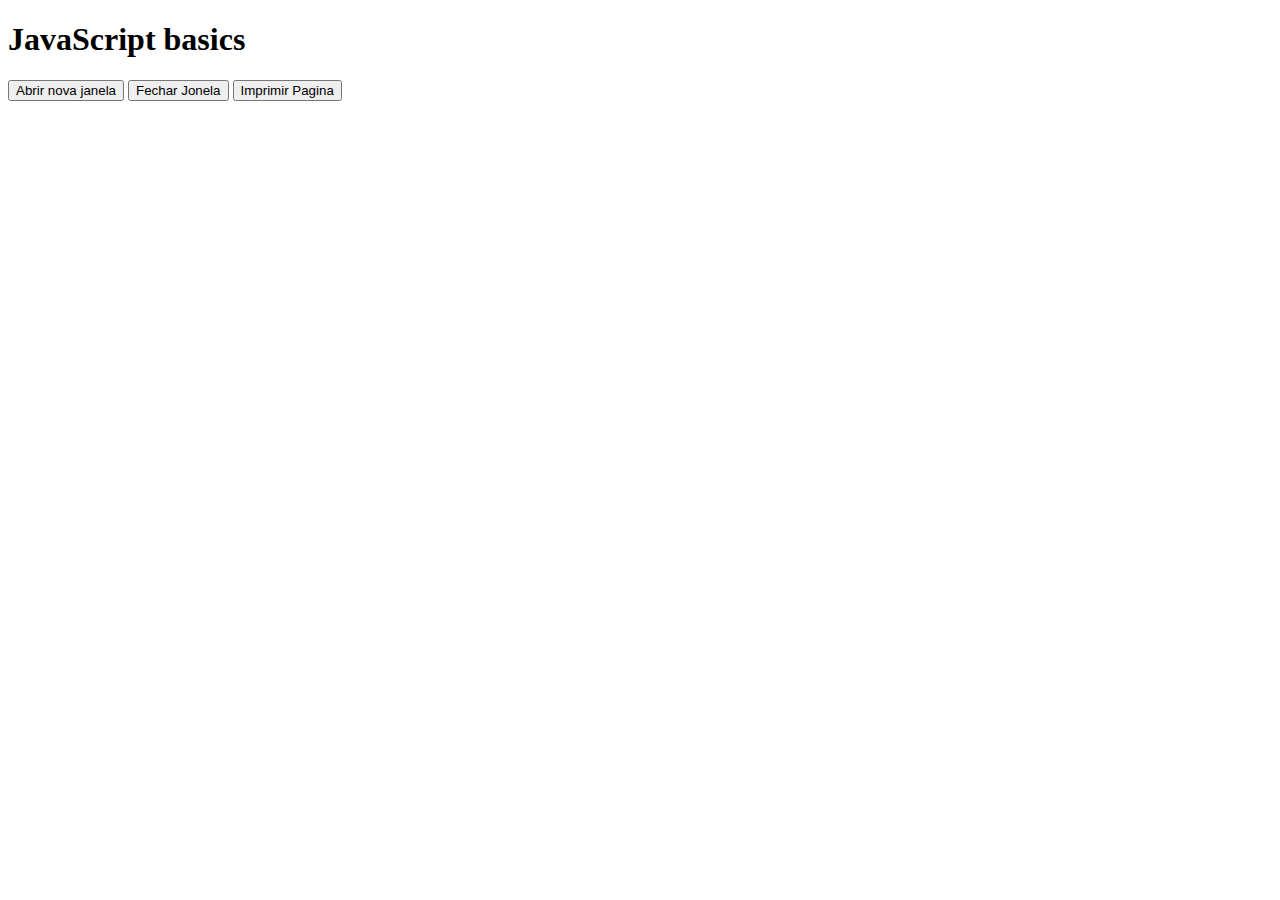
<file: basic/index.html>
<!DOCTYPE html>
<html>
    <head>
        <meta charset="utf-8">
        <title> JavaScript </title>  
        
        <script>
            var janela
            //Abrir uma jova janela
            function abrirPopUp() {
                janela = window.open('https://www.google.com/', 'nova_janela', 'width = 300, height = 200')
                
            }
            //Fechar a chanela criada
            function fecharPopUp() {
                janela.close()
                
            }

        </script>
       
    </head>

    <body>
        <h1>JavaScript basics</h1>
        <button onclick="abrirPopUp()">Abrir nova janela</button>
        <button onclick="fecharPopUp()">Fechar Jonela</button>
        <button onclick="window.print()">Imprimir Pagina</button>
      
    </body>

</html>
</file>
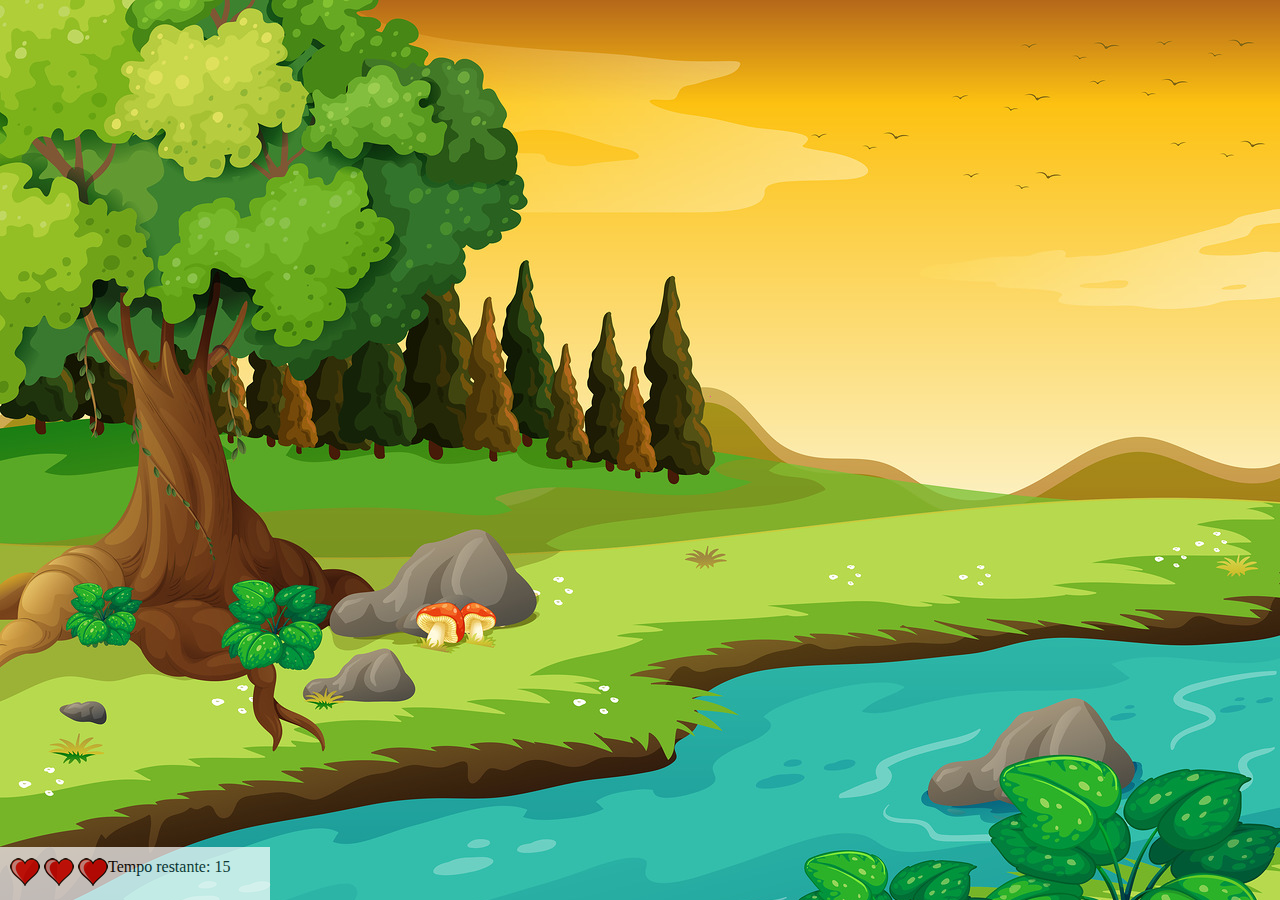
<file: Gamer_JavaScrip_kill_ mosquitoes/app.html>
<!DOCTYPE html>
<html>
    <head>
        <title></title>

        <link rel="stylesheet" href="style.css" />
        <script src="gamer.js"></script>

    </head>

    <body onresize="ajustsSizeWindowGamer()">
        <div class="panel">
            <div class="lifes">
                <img id="v1" src="images/coracao_cheio.png"/>
                <img id="v2" src="images/coracao_cheio.png"/>
                <img id="v3" src="images/coracao_cheio.png"/>
            </div>

            <div class="cronometro">Tempo restante: <span id= "cronome"></span></div>
        </div>

        <script>
            document.getElementById('cronome').innerHTML = time
            setInterval(function(){ randomPosition()}, 2000)

            
        
        </script>

    </body>

</html>
</file>
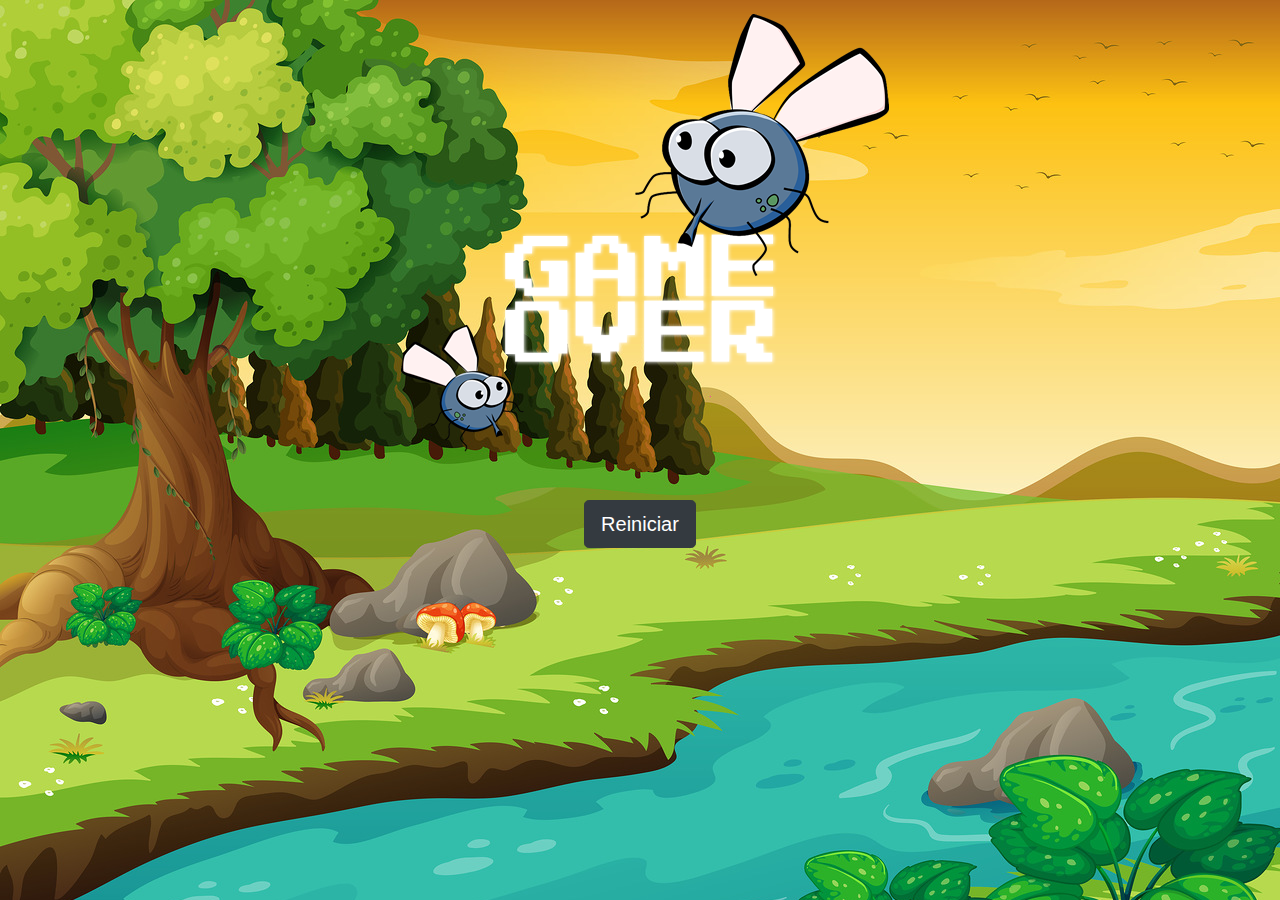
<file: Gamer_JavaScrip_kill_ mosquitoes/game_over.html>
<!DOCTYPE html>
<html>
	<head>
		<title></title>

		<link rel="stylesheet" href="https://maxcdn.bootstrapcdn.com/bootstrap/4.0.0/css/bootstrap.min.css" integrity="sha384-Gn5384xqQ1aoWXA+058RXPxPg6fy4IWvTNh0E263XmFcJlSAwiGgFAW/dAiS6JXm" crossorigin="anonymous">

		<link rel="stylesheet" href="style.css" />
	</head>
	<body>

		<div class="container">
			<div class="row">
				<div class="col">
					<div class="d-flex justify-content-center">
						<img src="images/game_over.png" />
					</div>
				</div>
			</div>


			<div class="row">
				<div class="col">
					<div class="d-flex justify-content-center">
						<button type="button" class="btn btn-dark btn-lg" onclick="window.location.href = 'app.html' ">Reiniciar</button>
					</div>
				</div>
			</div>
		</div>

	</body>
</html>
</file>
<file: Gamer_JavaScrip_kill_ mosquitoes/style.css>
html {
  cursor: url(images/mata_mosca.png) 30 30, auto;
}

body {
  background-image: url(images/bg.jpg);
  background-repeat: no-repeat;
}

.mosquito1 {
  width: 50px;
  height: 50px;
}

.mosquito2 {
  width: 70px;
  height: 70px;
}

.mosquito3 {
  width: 90px;
  height: 90px;
}

.sideA {
  transform: scaleX(1);
}

.sideB {
  transform: scaleX(-1);
}

.panel {
  position: absolute;
  width: 250px;
  padding: 10px;
  left: 0px;
  bottom: 0px;
  border-top: solid 1px #fff;
  background-color: #fff;
  opacity: 0.7;
}

.lifes {
  float: left;
}

.stopwatch {
  float: left;
  font-size: 20px;
  font-weight: bold;
}
</file>
